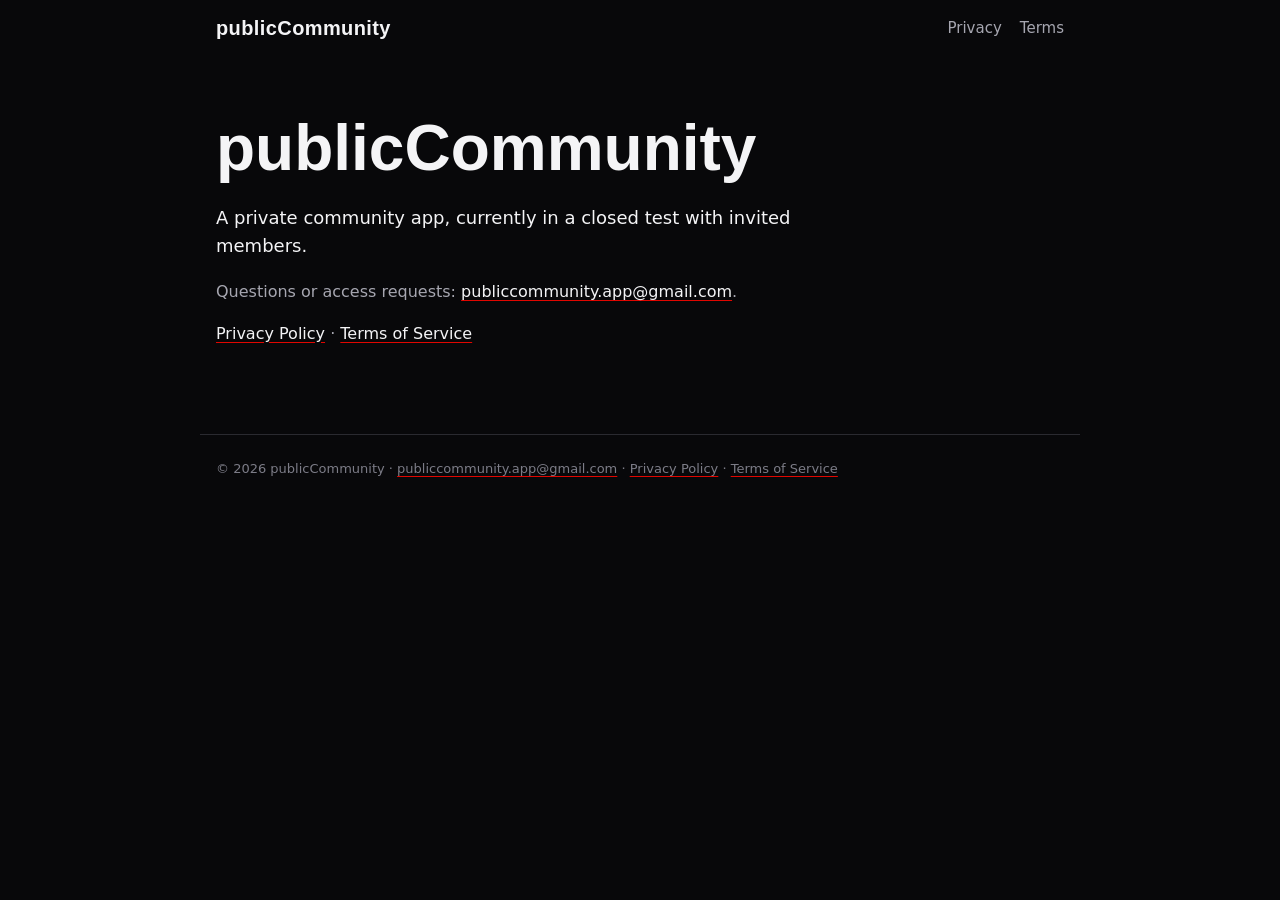
<file: index.html>
<!doctype html>
<html lang="en">
<head>
<meta charset="utf-8">
<meta name="viewport" content="width=device-width, initial-scale=1">
<title>publicCommunity</title>
<meta name="description" content="publicCommunity: privacy policy and terms of service.">
<meta name="robots" content="noindex">
<link rel="stylesheet" href="style.css">
</head>
<body class="home">
<header class="bar"><a class="brand" href="index.html"><span>publicCommunity</span></a>
<nav><a href="privacy.html">Privacy</a><a href="terms.html">Terms</a></nav></header>
<main>
<section class="hero">
  <h1>publicCommunity</h1>
  <p class="lead">A private community app, currently in a closed test with invited members.</p>
  <p>Questions or access requests: <a href="mailto:publiccommunity.app@gmail.com">publiccommunity.app@gmail.com</a>.</p>
  <p><a href="privacy.html">Privacy Policy</a> · <a href="terms.html">Terms of Service</a></p>
</section></main>
<footer>© 2026 publicCommunity · <a href="mailto:publiccommunity.app@gmail.com">publiccommunity.app@gmail.com</a> · <a href="privacy.html">Privacy Policy</a> · <a href="terms.html">Terms of Service</a></footer>
</body>
</html>
</file>
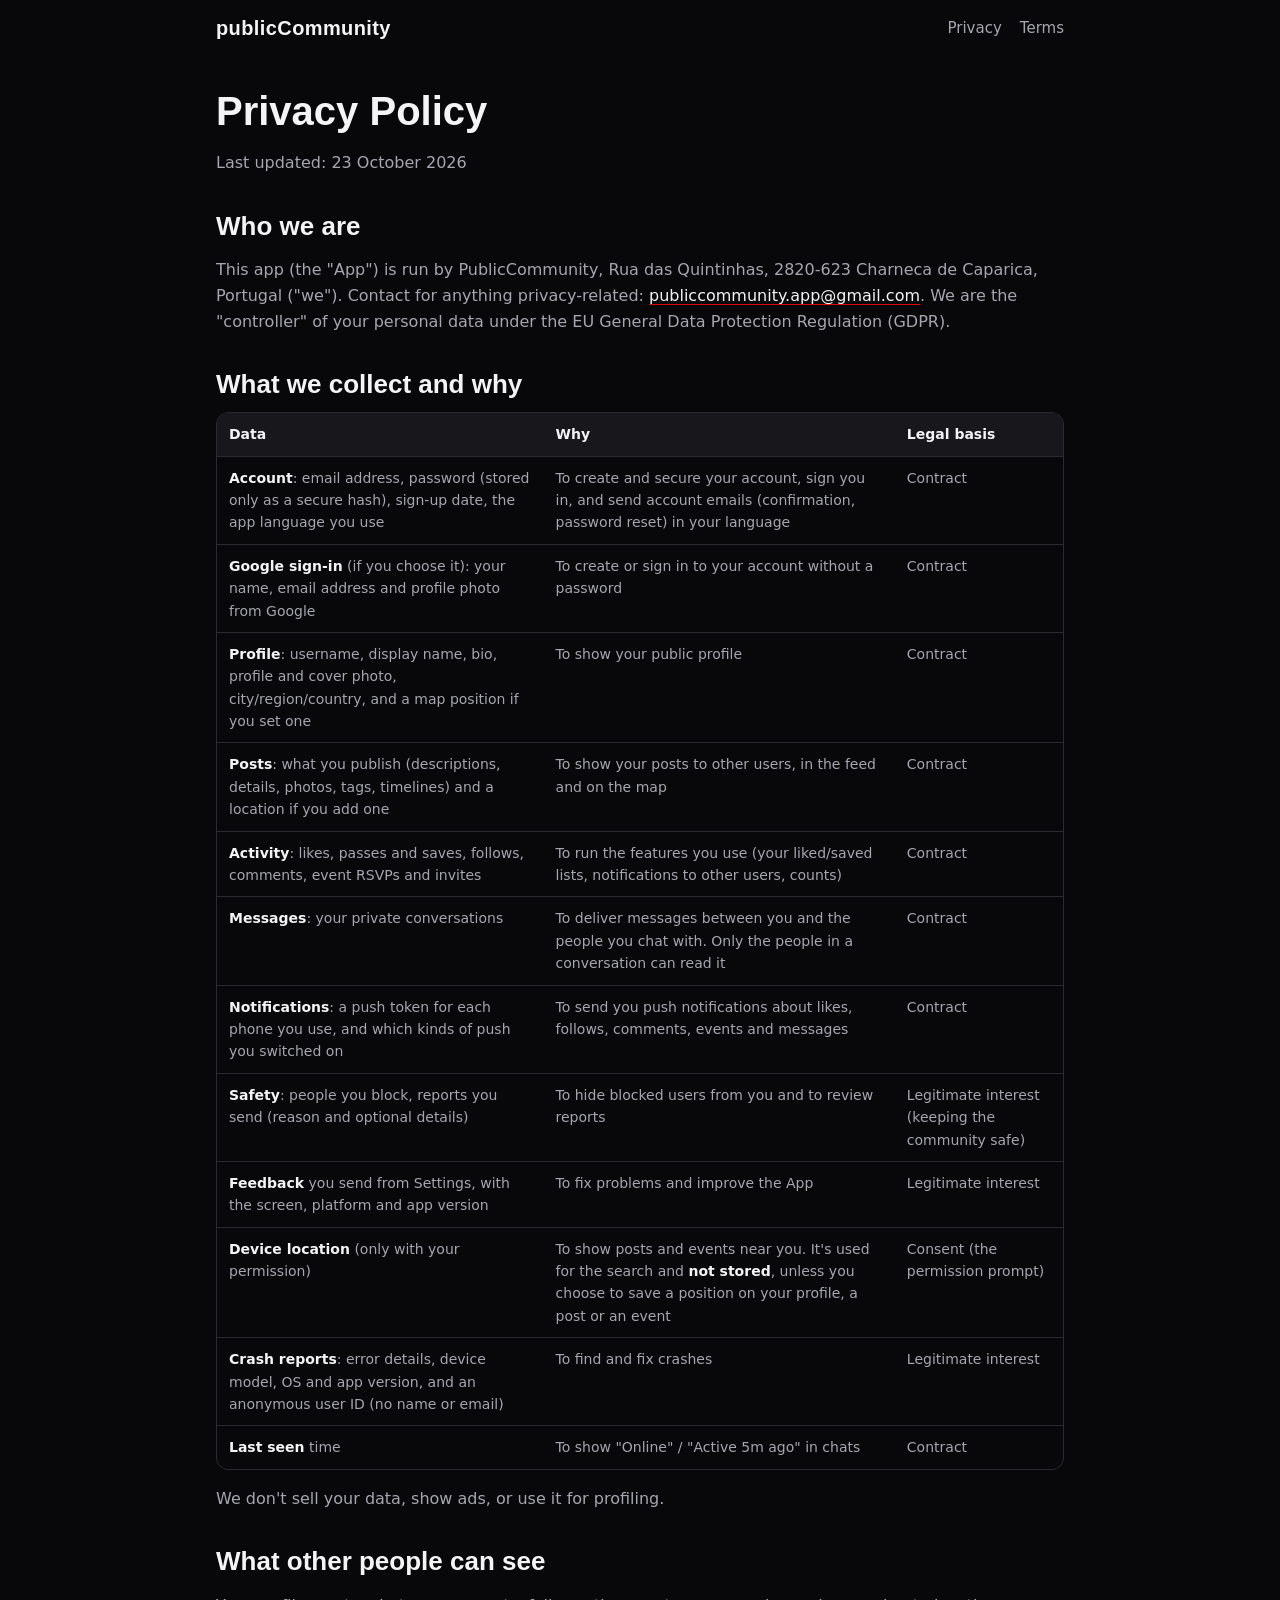
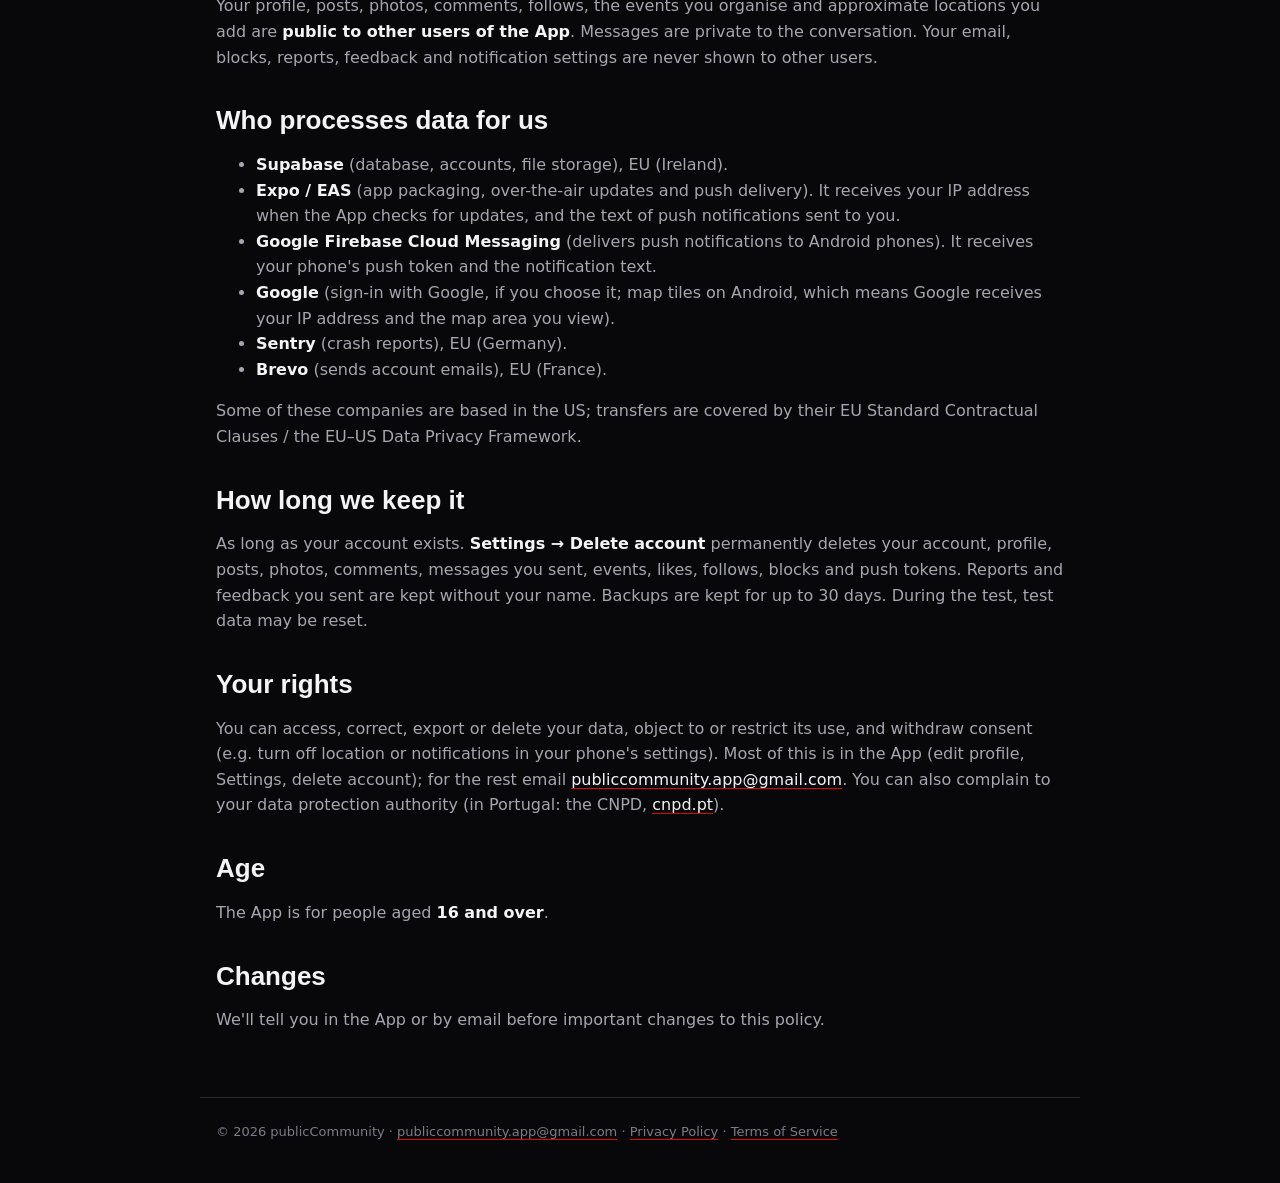
<file: privacy.html>
<!doctype html>
<html lang="en">
<head>
<meta charset="utf-8">
<meta name="viewport" content="width=device-width, initial-scale=1">
<title>Privacy Policy · publicCommunity</title>
<meta name="description" content="publicCommunity: privacy policy and terms of service.">
<meta name="robots" content="noindex">
<link rel="stylesheet" href="style.css">
</head>
<body>
<header class="bar"><a class="brand" href="index.html"><span>publicCommunity</span></a>
<nav><a href="privacy.html">Privacy</a><a href="terms.html">Terms</a></nav></header>
<main><article><h1>Privacy Policy</h1>
<p>Last updated: 23 October 2026</p>
<h2>Who we are</h2>
<p>This app (the "App") is run by PublicCommunity, Rua das Quintinhas, 2820-623 Charneca de Caparica, Portugal ("we"). Contact for anything privacy-related: <a href="mailto:publiccommunity.app@gmail.com">publiccommunity.app@gmail.com</a>. We are the "controller" of your personal data under the EU General Data Protection Regulation (GDPR).</p>
<h2>What we collect and why</h2>
<div class="table"><table><thead><tr><th>Data</th><th>Why</th><th>Legal basis</th></tr></thead><tbody><tr><td><strong>Account</strong>: email address, password (stored only as a secure hash), sign-up date, the app language you use</td><td>To create and secure your account, sign you in, and send account emails (confirmation, password reset) in your language</td><td>Contract</td></tr><tr><td><strong>Google sign-in</strong> (if you choose it): your name, email address and profile photo from Google</td><td>To create or sign in to your account without a password</td><td>Contract</td></tr><tr><td><strong>Profile</strong>: username, display name, bio, profile and cover photo, city/region/country, and a map position if you set one</td><td>To show your public profile</td><td>Contract</td></tr><tr><td><strong>Posts</strong>: what you publish (descriptions, details, photos, tags, timelines) and a location if you add one</td><td>To show your posts to other users, in the feed and on the map</td><td>Contract</td></tr><tr><td><strong>Activity</strong>: likes, passes and saves, follows, comments, event RSVPs and invites</td><td>To run the features you use (your liked/saved lists, notifications to other users, counts)</td><td>Contract</td></tr><tr><td><strong>Messages</strong>: your private conversations</td><td>To deliver messages between you and the people you chat with. Only the people in a conversation can read it</td><td>Contract</td></tr><tr><td><strong>Notifications</strong>: a push token for each phone you use, and which kinds of push you switched on</td><td>To send you push notifications about likes, follows, comments, events and messages</td><td>Contract</td></tr><tr><td><strong>Safety</strong>: people you block, reports you send (reason and optional details)</td><td>To hide blocked users from you and to review reports</td><td>Legitimate interest (keeping the community safe)</td></tr><tr><td><strong>Feedback</strong> you send from Settings, with the screen, platform and app version</td><td>To fix problems and improve the App</td><td>Legitimate interest</td></tr><tr><td><strong>Device location</strong> (only with your permission)</td><td>To show posts and events near you. It's used for the search and <strong>not stored</strong>, unless you choose to save a position on your profile, a post or an event</td><td>Consent (the permission prompt)</td></tr><tr><td><strong>Crash reports</strong>: error details, device model, OS and app version, and an anonymous user ID (no name or email)</td><td>To find and fix crashes</td><td>Legitimate interest</td></tr><tr><td><strong>Last seen</strong> time</td><td>To show "Online" / "Active 5m ago" in chats</td><td>Contract</td></tr></tbody></table></div>
<p>We don't sell your data, show ads, or use it for profiling.</p>
<h2>What other people can see</h2>
<p>Your profile, posts, photos, comments, follows, the events you organise and approximate locations you add are <strong>public to other users of the App</strong>. Messages are private to the conversation. Your email, blocks, reports, feedback and notification settings are never shown to other users.</p>
<h2>Who processes data for us</h2>
<ul><li><strong>Supabase</strong> (database, accounts, file storage), EU (Ireland).</li><li><strong>Expo / EAS</strong> (app packaging, over-the-air updates and push delivery). It receives your IP address when the App checks for updates, and the text of push notifications sent to you.</li><li><strong>Google Firebase Cloud Messaging</strong> (delivers push notifications to Android phones). It receives your phone's push token and the notification text.</li><li><strong>Google</strong> (sign-in with Google, if you choose it; map tiles on Android, which means Google receives your IP address and the map area you view).</li><li><strong>Sentry</strong> (crash reports), EU (Germany).</li><li><strong>Brevo</strong> (sends account emails), EU (France).</li></ul>
<p>Some of these companies are based in the US; transfers are covered by their EU Standard Contractual Clauses / the EU–US Data Privacy Framework.</p>
<h2>How long we keep it</h2>
<p>As long as your account exists. <strong>Settings → Delete account</strong> permanently deletes your account, profile, posts, photos, comments, messages you sent, events, likes, follows, blocks and push tokens. Reports and feedback you sent are kept without your name. Backups are kept for up to 30 days. During the test, test data may be reset.</p>
<h2>Your rights</h2>
<p>You can access, correct, export or delete your data, object to or restrict its use, and withdraw consent (e.g. turn off location or notifications in your phone's settings). Most of this is in the App (edit profile, Settings, delete account); for the rest email <a href="mailto:publiccommunity.app@gmail.com">publiccommunity.app@gmail.com</a>. You can also complain to your data protection authority (in Portugal: the CNPD, <a href="https://www.cnpd.pt">cnpd.pt</a>).</p>
<h2>Age</h2>
<p>The App is for people aged <strong>16 and over</strong>.</p>
<h2>Changes</h2>
<p>We'll tell you in the App or by email before important changes to this policy.</p></article></main>
<footer>© 2026 publicCommunity · <a href="mailto:publiccommunity.app@gmail.com">publiccommunity.app@gmail.com</a> · <a href="privacy.html">Privacy Policy</a> · <a href="terms.html">Terms of Service</a></footer>
</body>
</html>
</file>
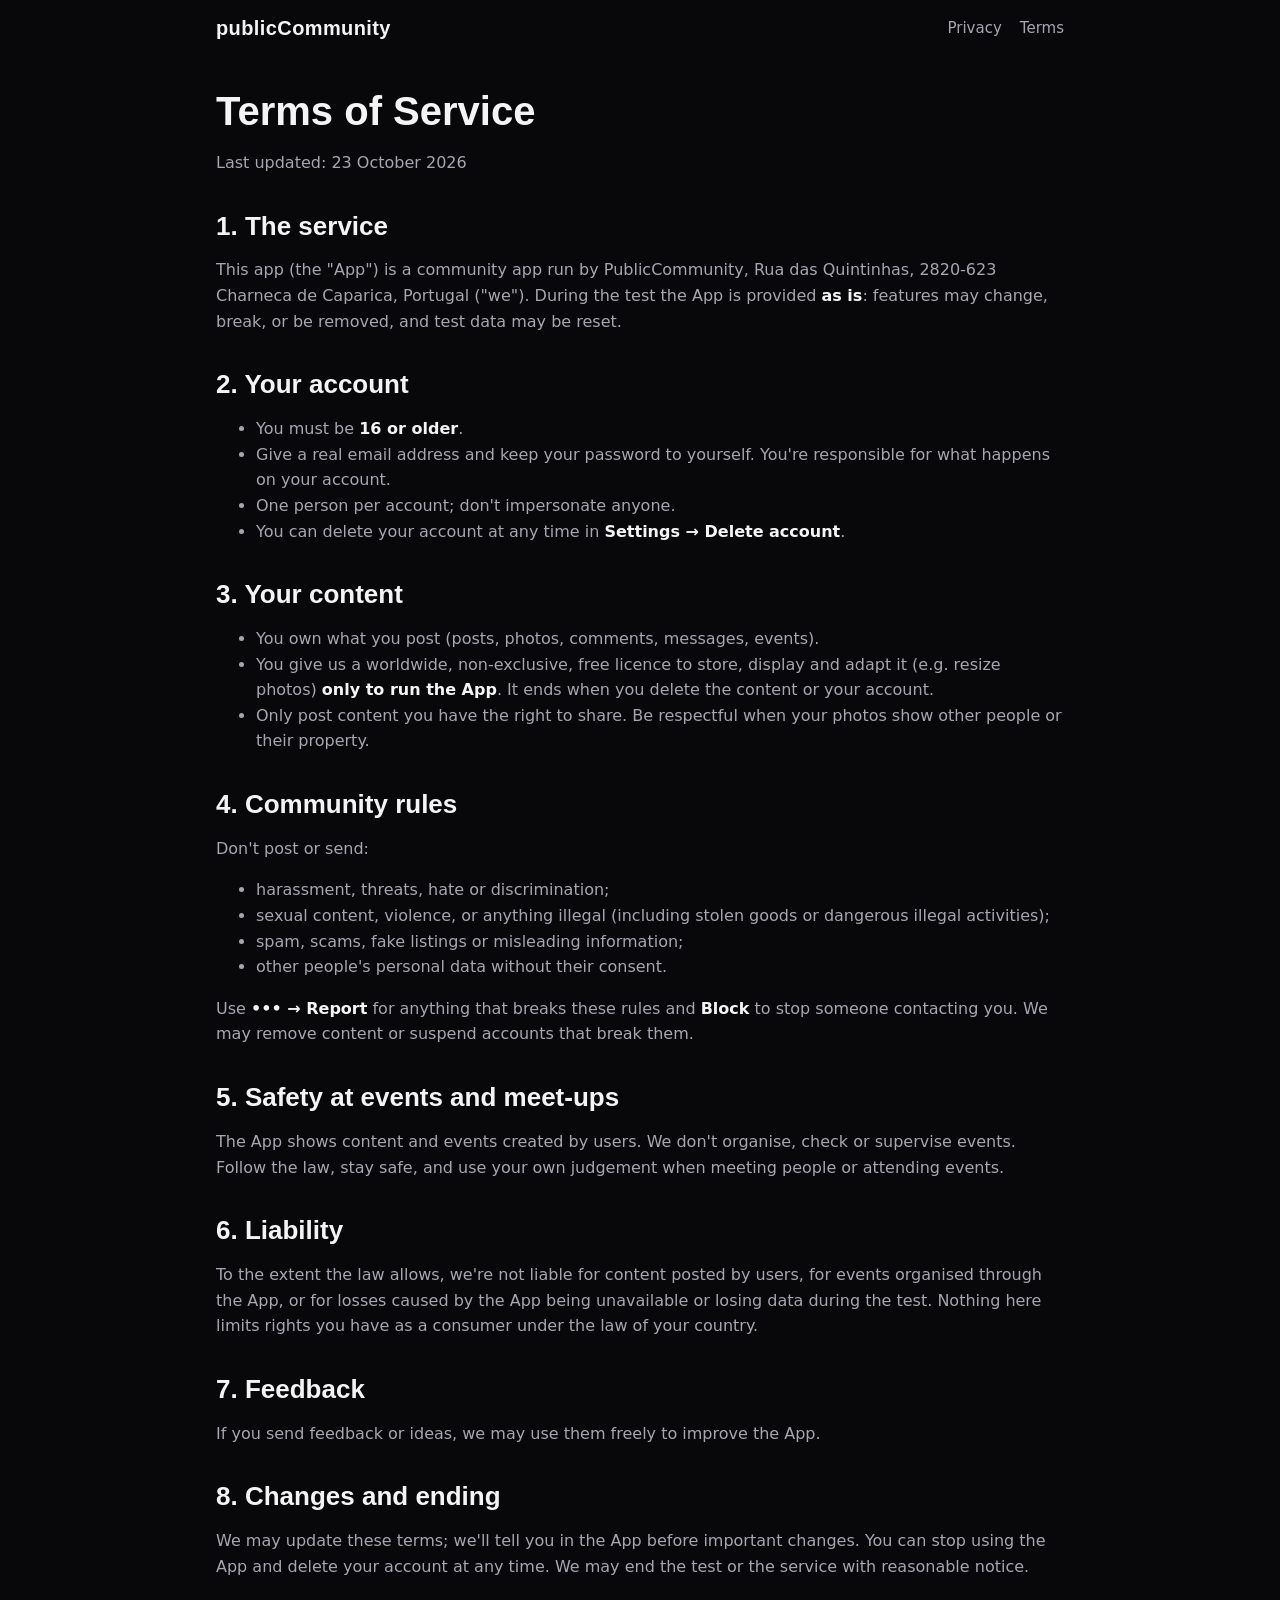
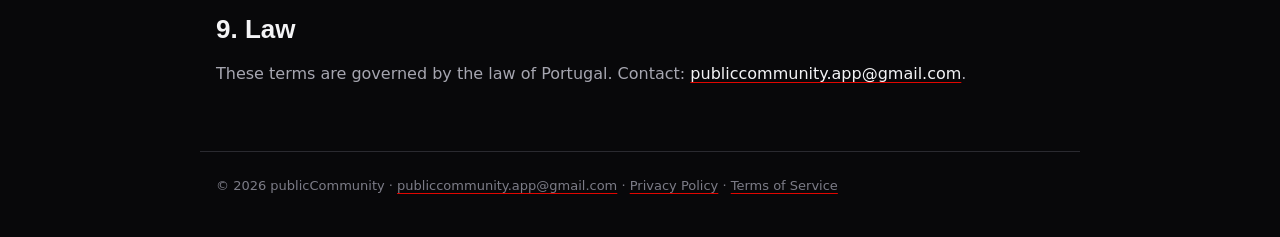
<file: terms.html>
<!doctype html>
<html lang="en">
<head>
<meta charset="utf-8">
<meta name="viewport" content="width=device-width, initial-scale=1">
<title>Terms of Service · publicCommunity</title>
<meta name="description" content="publicCommunity: privacy policy and terms of service.">
<meta name="robots" content="noindex">
<link rel="stylesheet" href="style.css">
</head>
<body>
<header class="bar"><a class="brand" href="index.html"><span>publicCommunity</span></a>
<nav><a href="privacy.html">Privacy</a><a href="terms.html">Terms</a></nav></header>
<main><article><h1>Terms of Service</h1>
<p>Last updated: 23 October 2026</p>
<h2>1. The service</h2>
<p>This app (the "App") is a community app run by PublicCommunity, Rua das Quintinhas, 2820-623 Charneca de Caparica, Portugal ("we"). During the test the App is provided <strong>as is</strong>: features may change, break, or be removed, and test data may be reset.</p>
<h2>2. Your account</h2>
<ul><li>You must be <strong>16 or older</strong>.</li><li>Give a real email address and keep your password to yourself. You're responsible for what happens on your account.</li><li>One person per account; don't impersonate anyone.</li><li>You can delete your account at any time in <strong>Settings → Delete account</strong>.</li></ul>
<h2>3. Your content</h2>
<ul><li>You own what you post (posts, photos, comments, messages, events).</li><li>You give us a worldwide, non-exclusive, free licence to store, display and adapt it (e.g. resize photos) <strong>only to run the App</strong>. It ends when you delete the content or your account.</li><li>Only post content you have the right to share. Be respectful when your photos show other people or their property.</li></ul>
<h2>4. Community rules</h2>
<p>Don't post or send:</p>
<ul><li>harassment, threats, hate or discrimination;</li><li>sexual content, violence, or anything illegal (including stolen goods or dangerous illegal activities);</li><li>spam, scams, fake listings or misleading information;</li><li>other people's personal data without their consent.</li></ul>
<p>Use <strong>••• → Report</strong> for anything that breaks these rules and <strong>Block</strong> to stop someone contacting you. We may remove content or suspend accounts that break them.</p>
<h2>5. Safety at events and meet-ups</h2>
<p>The App shows content and events created by users. We don't organise, check or supervise events. Follow the law, stay safe, and use your own judgement when meeting people or attending events.</p>
<h2>6. Liability</h2>
<p>To the extent the law allows, we're not liable for content posted by users, for events organised through the App, or for losses caused by the App being unavailable or losing data during the test. Nothing here limits rights you have as a consumer under the law of your country.</p>
<h2>7. Feedback</h2>
<p>If you send feedback or ideas, we may use them freely to improve the App.</p>
<h2>8. Changes and ending</h2>
<p>We may update these terms; we'll tell you in the App before important changes. You can stop using the App and delete your account at any time. We may end the test or the service with reasonable notice.</p>
<h2>9. Law</h2>
<p>These terms are governed by the law of Portugal. Contact: <a href="mailto:publiccommunity.app@gmail.com">publiccommunity.app@gmail.com</a>.</p></article></main>
<footer>© 2026 publicCommunity · <a href="mailto:publiccommunity.app@gmail.com">publiccommunity.app@gmail.com</a> · <a href="privacy.html">Privacy Policy</a> · <a href="terms.html">Terms of Service</a></footer>
</body>
</html>
</file>
<file: style.css>
/* Public site: neutral dark look. */
:root {
  --bg: #08080a;
  --surface: #18181c;
  --border: #2a2a30;
  --text: #f4f4f6;
  --muted: #a6a6b0;
  --faint: #7c7c87;
  --primary: #e10600;
  --accent: #ffb800;
  color-scheme: dark;
}
* { box-sizing: border-box; }
html { -webkit-text-size-adjust: 100%; }
body {
  margin: 0;
  background: var(--bg);
  color: var(--text);
  font: 16px/1.6 Inter, system-ui, -apple-system, "Segoe UI", Roboto, Arial, sans-serif;
}
a { color: var(--text); text-decoration-color: var(--primary); text-underline-offset: 3px; }
a:hover { color: var(--primary); }
.bar {
  display: flex; align-items: center; justify-content: space-between; gap: 16px;
  max-width: 880px; margin: 0 auto; padding: 16px;
}
.brand { display: flex; align-items: center; gap: 10px; text-decoration: none; }
.brand span { font: 700 20px/1 "Barlow Condensed", "Arial Narrow", Arial, sans-serif; letter-spacing: 0.02em; }
nav { display: flex; gap: 18px; font-size: 15px; }
nav a { color: var(--muted); text-decoration: none; }
main { max-width: 880px; margin: 0 auto; padding: 8px 16px 48px; }
h1, h2, h3 { font-family: "Barlow Condensed", "Arial Narrow", Arial, sans-serif; line-height: 1.15; }
h1 { font-size: 40px; margin: 24px 0 12px; }
h2 { font-size: 26px; margin: 36px 0 8px; }
h3 { font-size: 20px; margin: 0 0 6px; }
p, li { color: var(--muted); }
strong { color: var(--text); }
code { background: var(--surface); padding: 1px 6px; border-radius: 6px; font-size: 0.9em; }
blockquote { margin: 16px 0; padding: 12px 16px; border-left: 3px solid var(--primary); background: var(--surface); border-radius: 8px; }
.table { overflow-x: auto; margin: 12px 0; border: 1px solid var(--border); border-radius: 12px; }
table { border-collapse: collapse; width: 100%; min-width: 560px; font-size: 14px; }
th, td { text-align: left; vertical-align: top; padding: 10px 12px; border-bottom: 1px solid var(--border); }
th { color: var(--text); background: var(--surface); }
td { color: var(--muted); }
tr:last-child td { border-bottom: 0; }
.hero { padding: 40px 0 24px; }
.eyebrow { color: var(--accent); text-transform: uppercase; letter-spacing: 0.3em; font-weight: 700; font-size: 13px; margin: 0; }
.hero h1 { font-size: clamp(40px, 9vw, 64px); margin: 8px 0 16px; }
.lead { font-size: 18px; max-width: 640px; color: var(--text); }
.note { display: inline-block; margin-top: 8px; padding: 10px 14px; border-radius: 12px; background: var(--surface); border: 1px solid var(--border); }
.features { display: grid; grid-template-columns: repeat(auto-fit, minmax(200px, 1fr)); gap: 12px; margin-top: 16px; }
.features div { background: var(--surface); border: 1px solid var(--border); border-radius: 16px; padding: 18px; }
.features h3 { color: var(--text); }
.features p { margin: 0; font-size: 15px; }
footer { max-width: 880px; margin: 0 auto; padding: 24px 16px 40px; color: var(--faint); font-size: 13px; border-top: 1px solid var(--border); }
footer a { color: var(--faint); }
@media (max-width: 480px) { h1 { font-size: 32px; } nav { gap: 12px; } }
</file>
